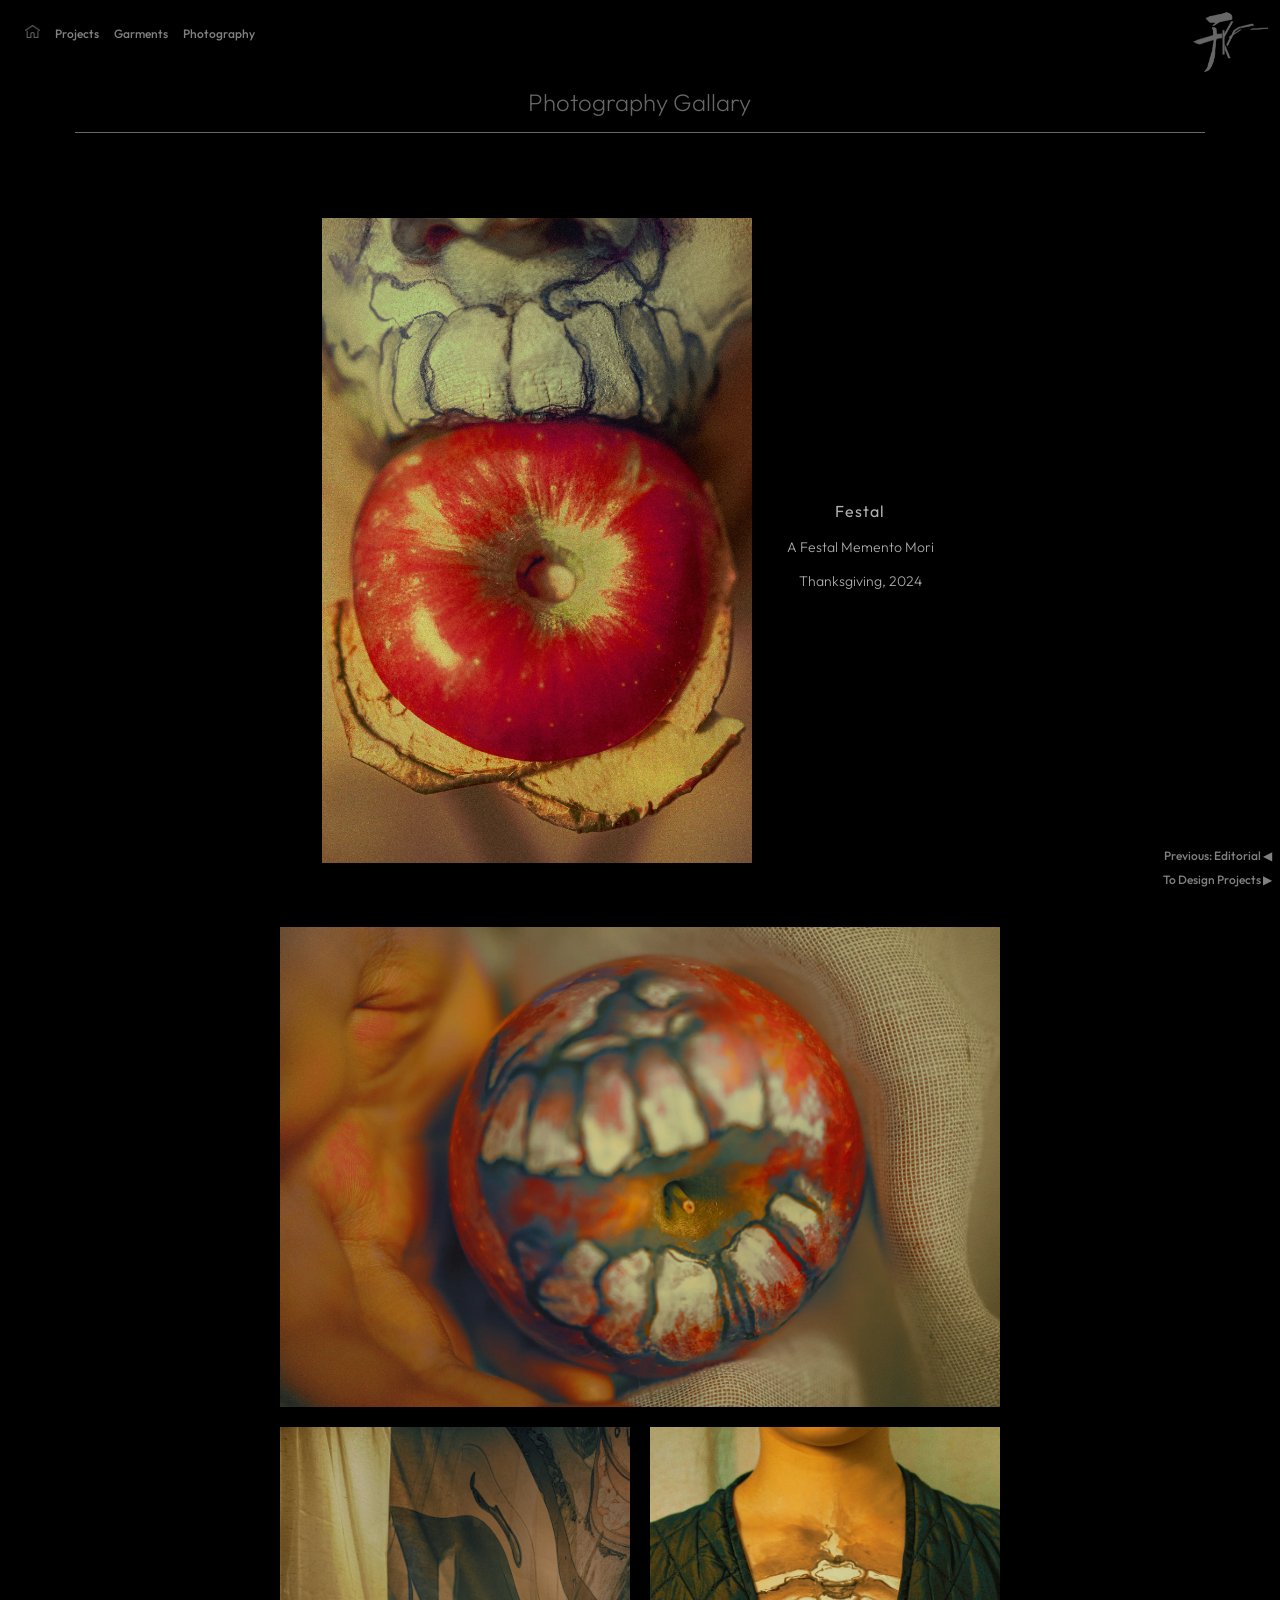
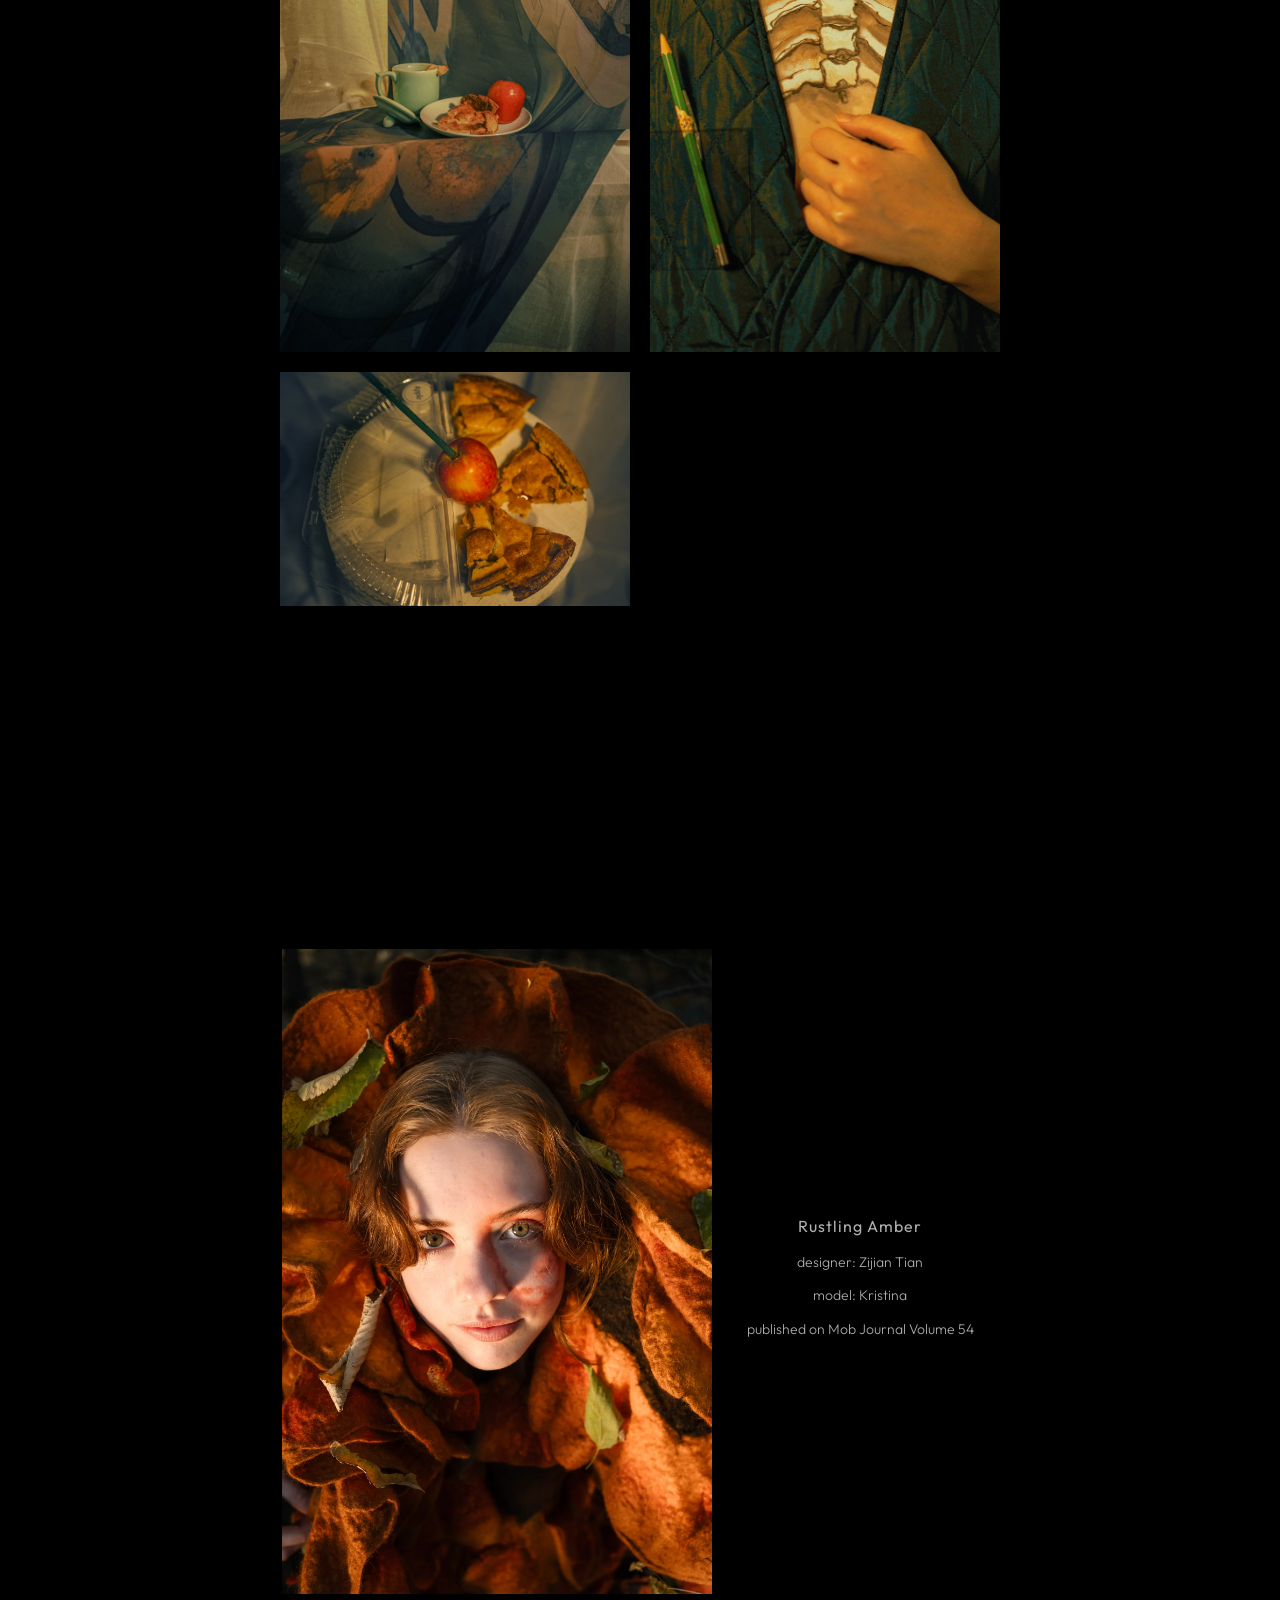
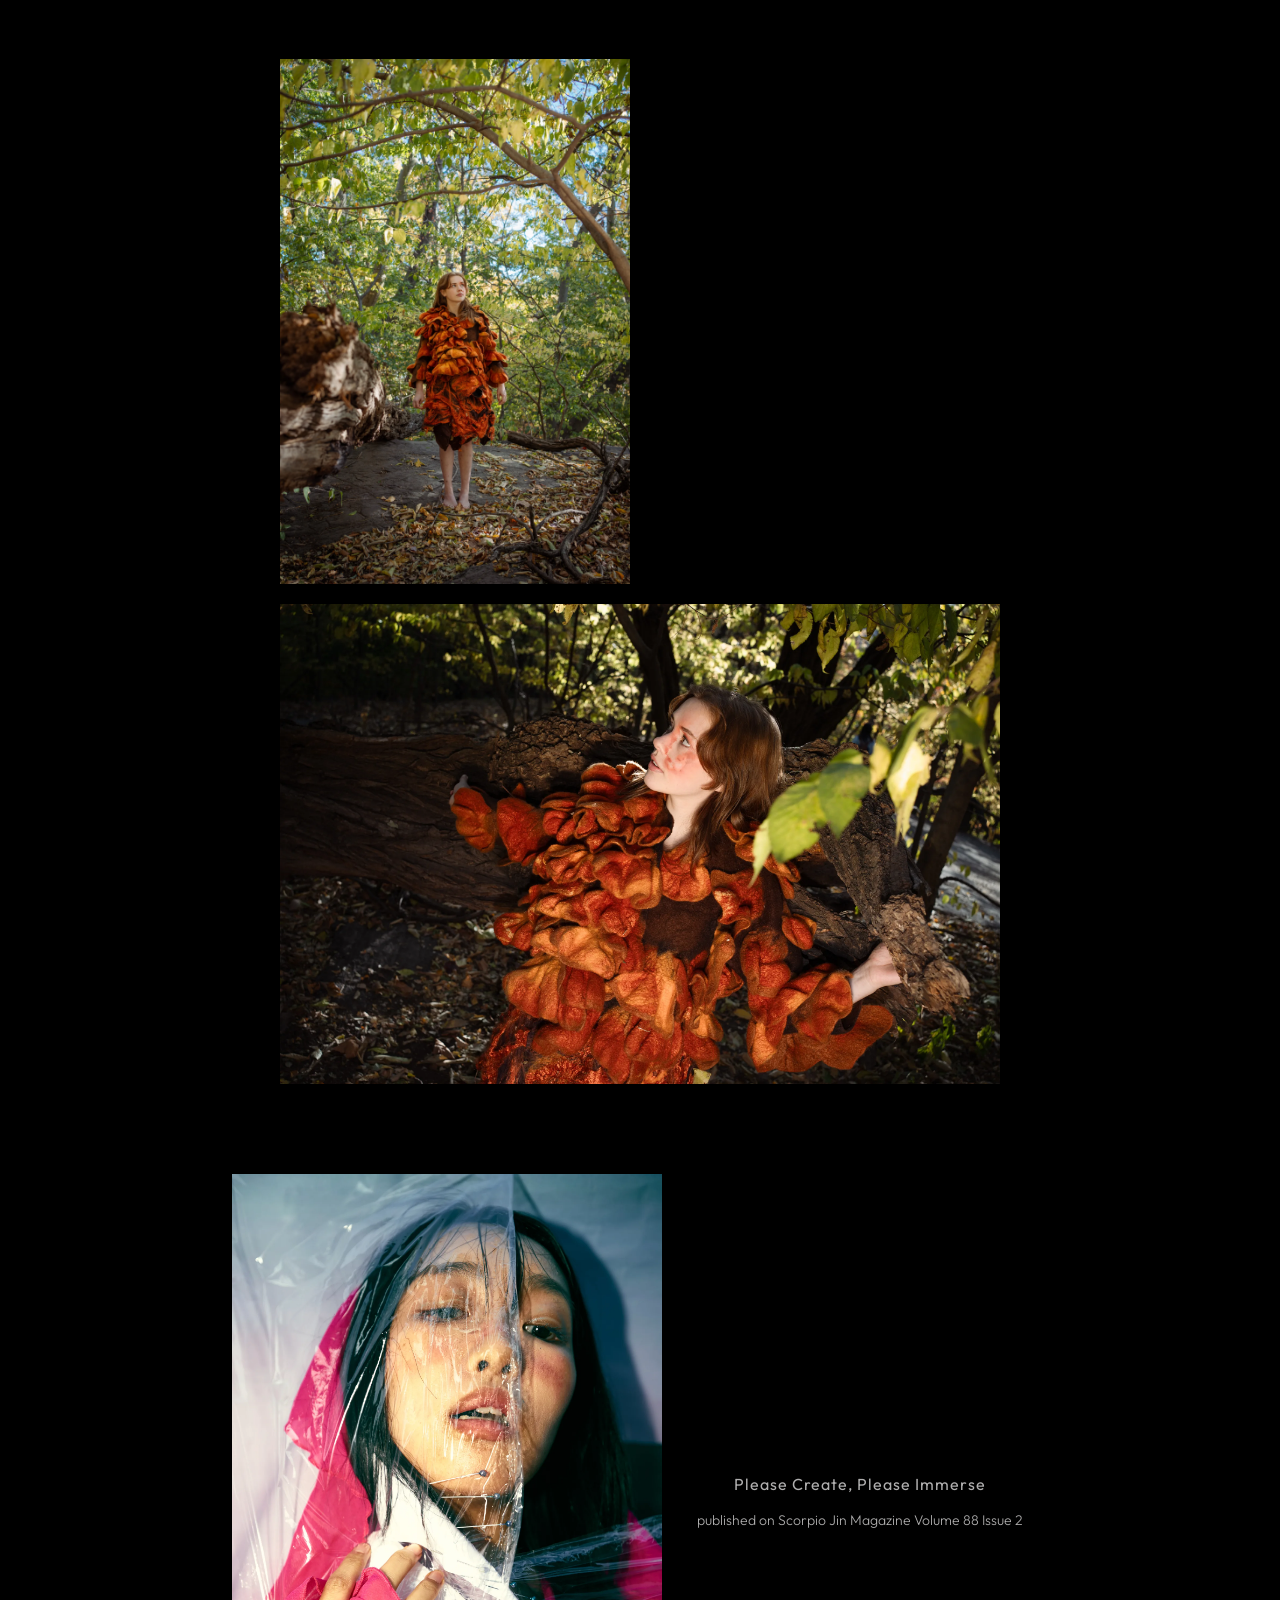
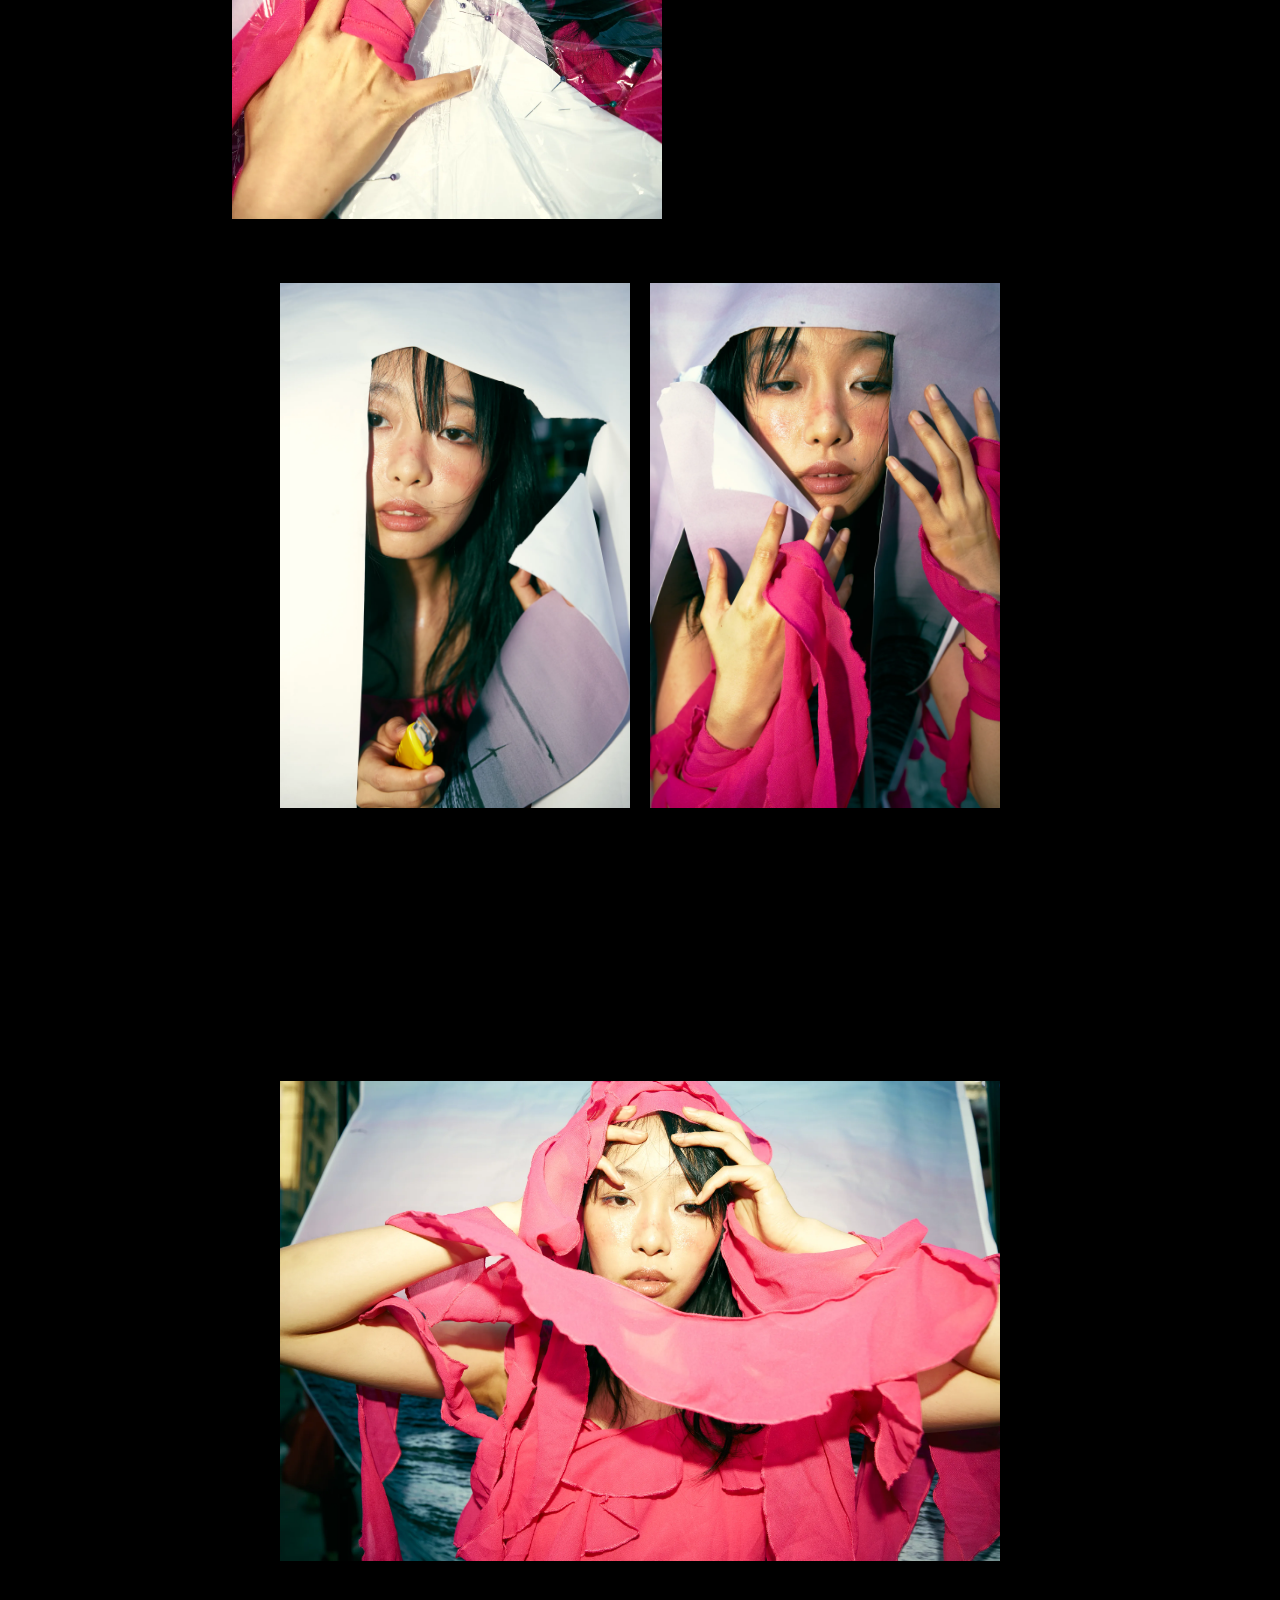
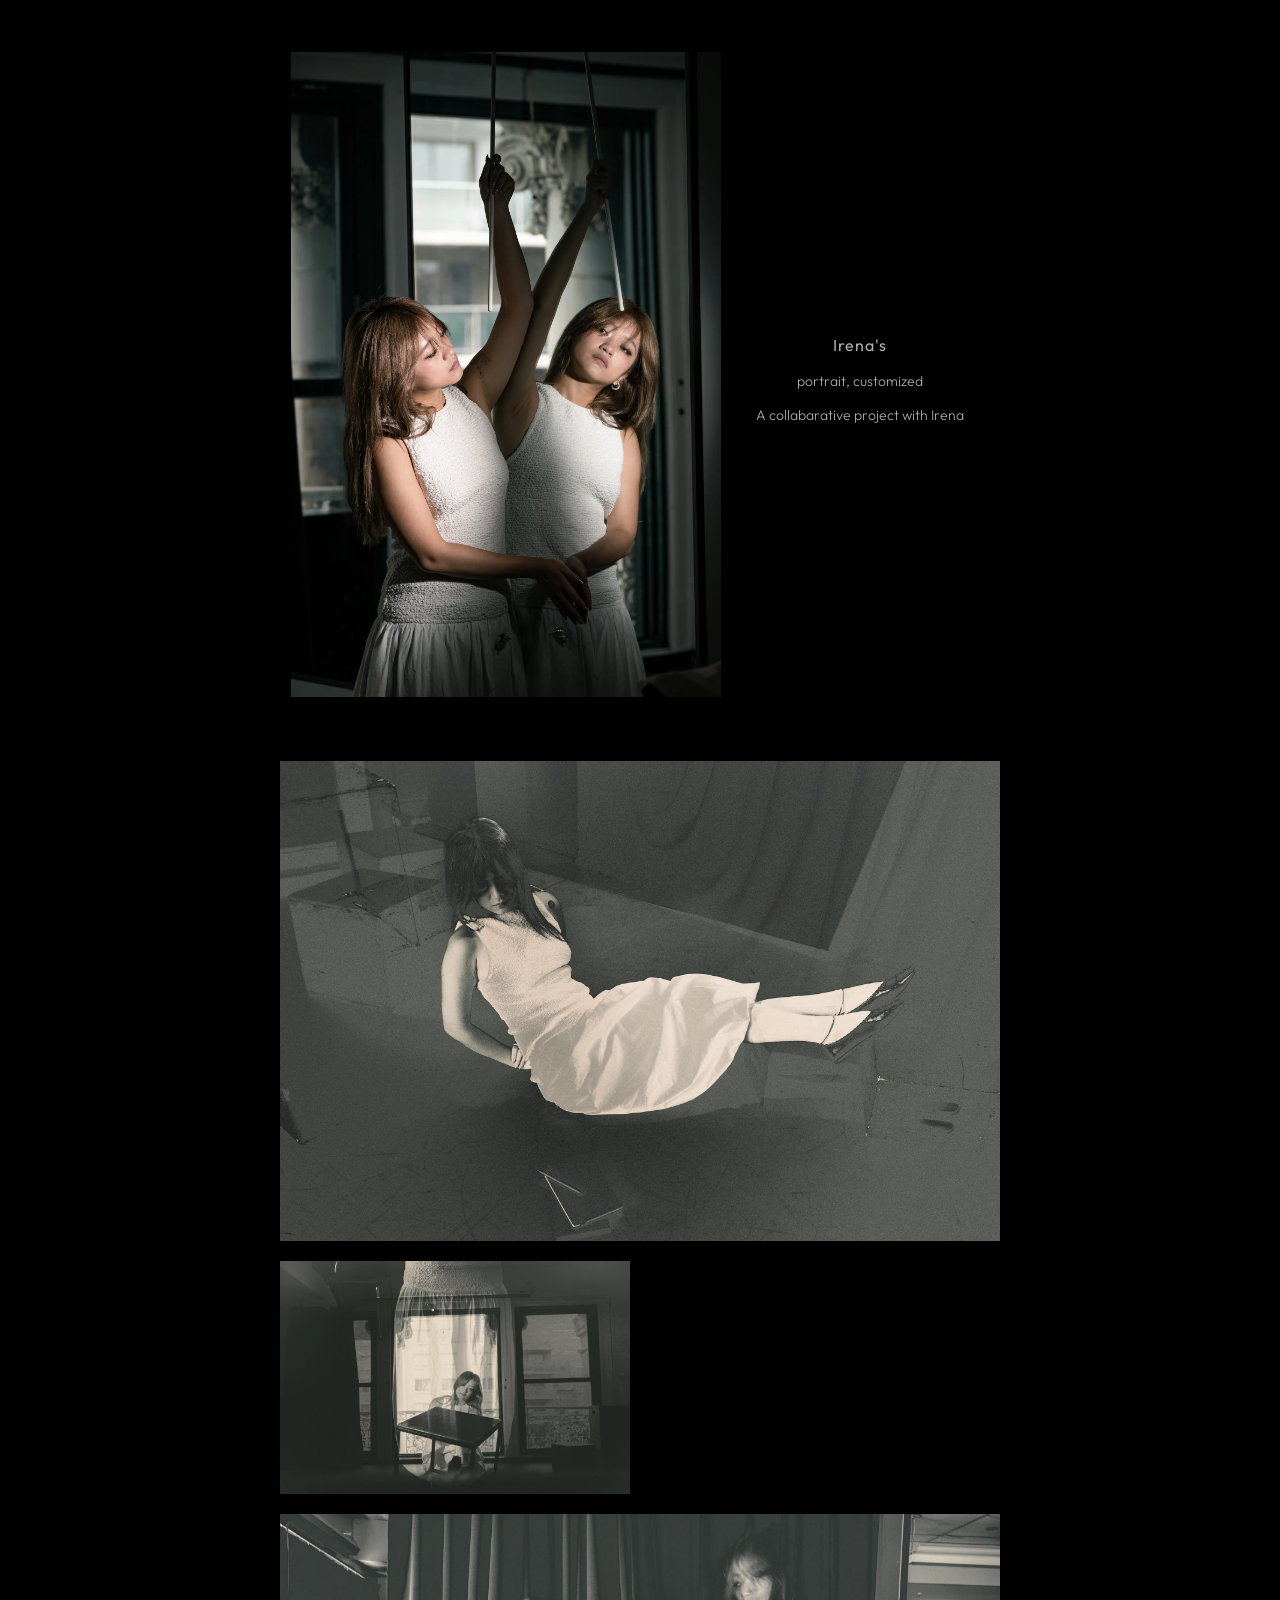
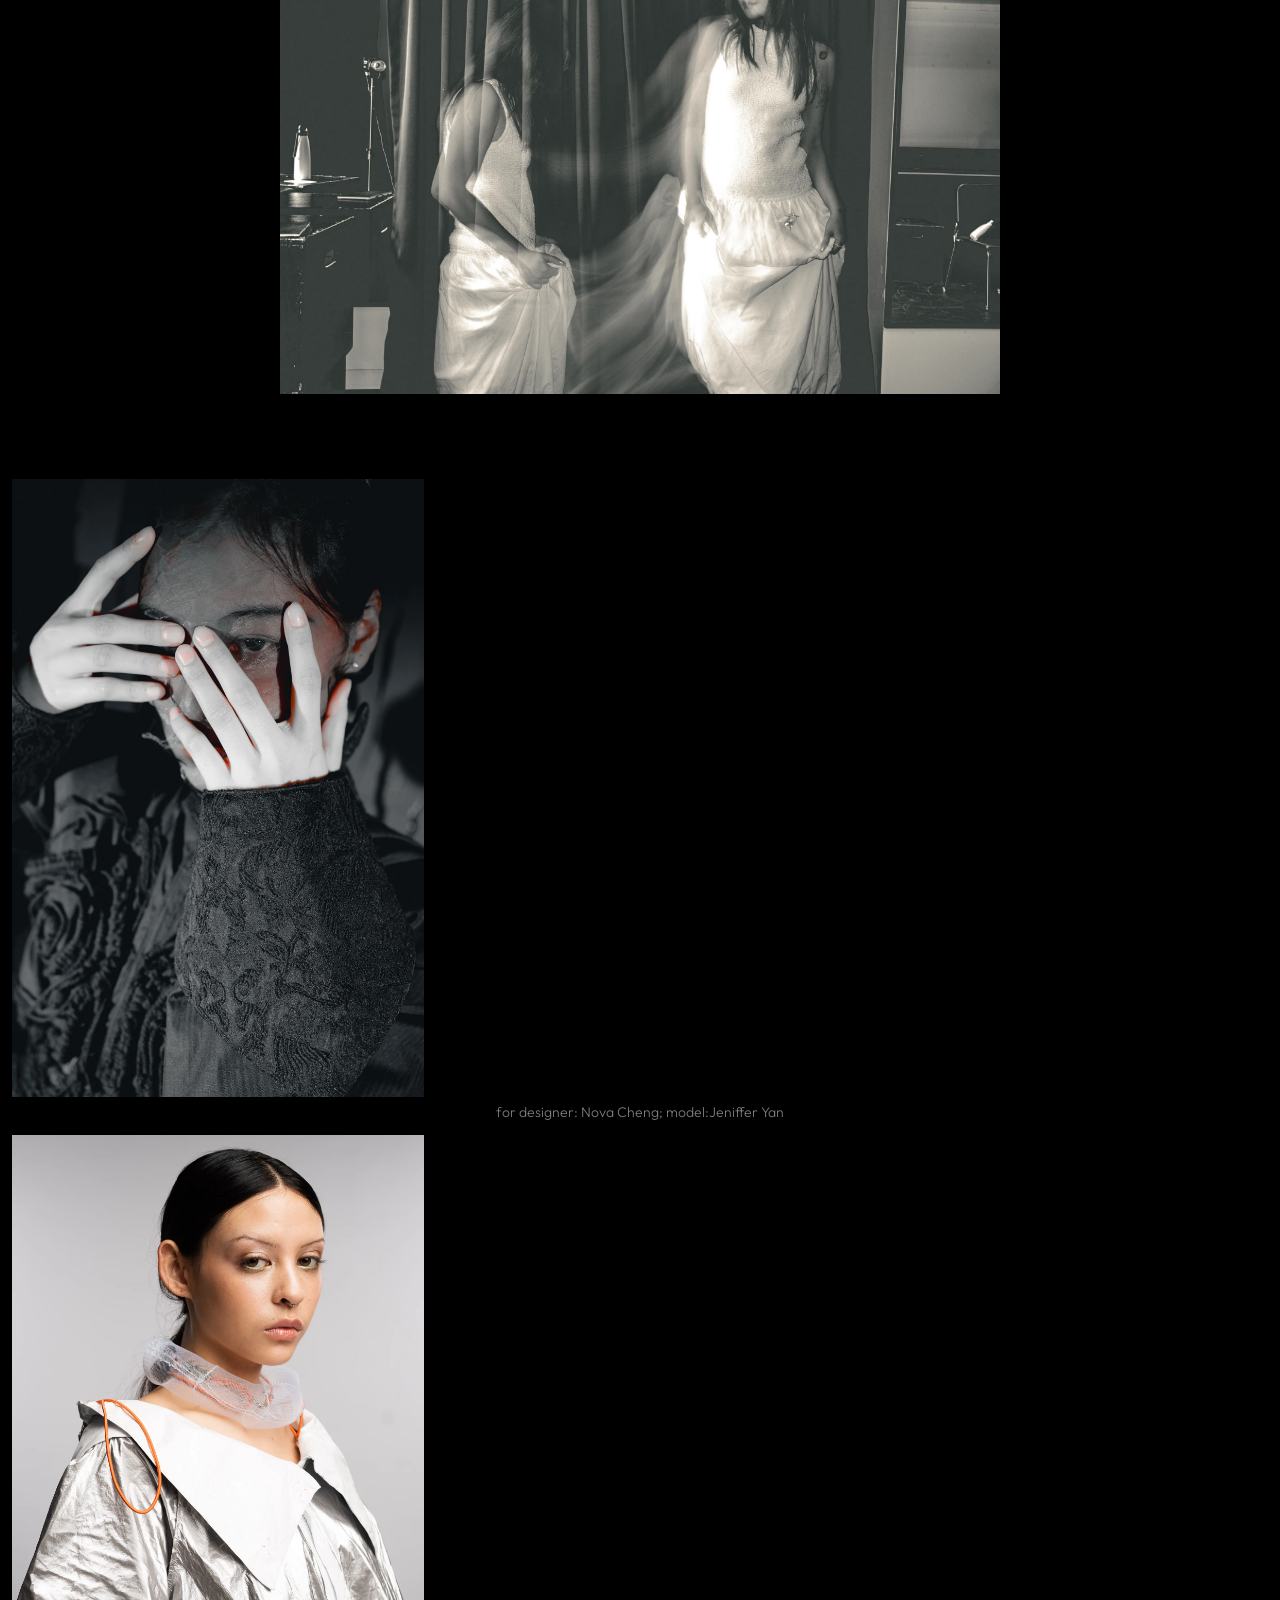
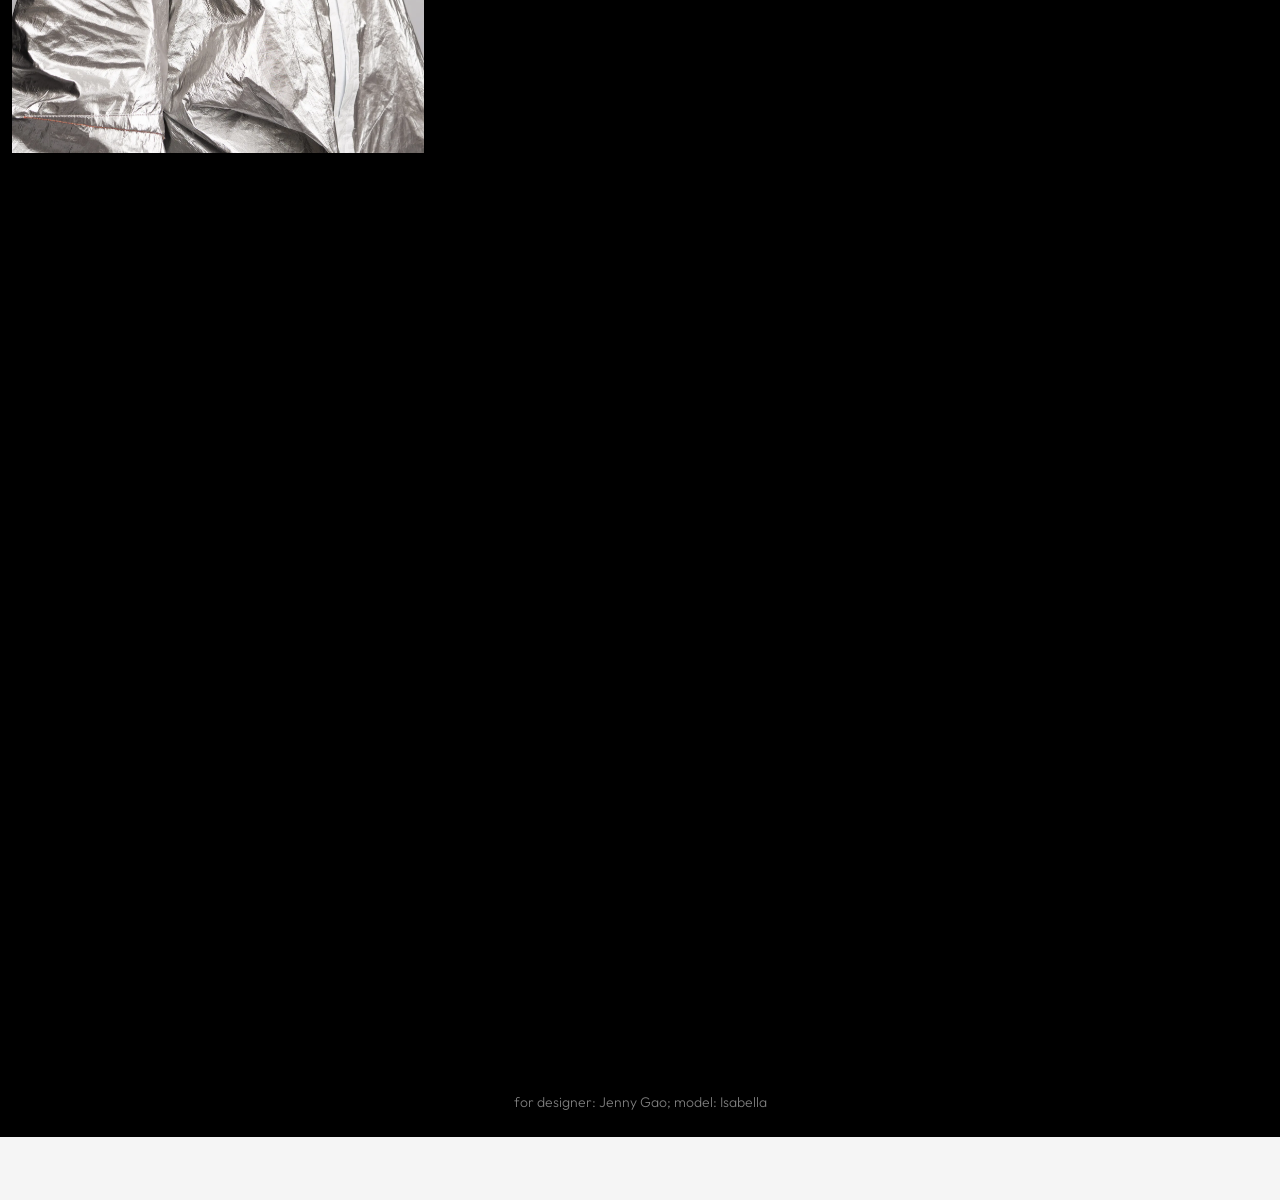
<file: photo-gallary.html>
<!doctype html>
<head>
  <meta charset="utf-8" />
  <meta name="viewport" content="width=device-width, initial-scale=1.0" />
  <title>Kai's Photography Gallary</title>
  <link rel="stylesheet" type="text/css" href="styles.css" />
  <link rel="preconnect" href="https://fonts.googleapis.com" />
  <link rel="preconnect" href="https://fonts.gstatic.com" crossorigin />
  <link
    href="https://fonts.googleapis.com/css2?family=Outfit:wght@100..900&display=swap"
    rel="stylesheet"
  />
  <script src="script.js?v=20260821-3"></script>

</head>

<body class="font-outfit-normal" style="background-color:  #f5f5f5;">
    
    <div id="navbar-component"></div>
    <div id="logo-component"></div>


<div class="container-photo"; style="background-color: black; align-items: center;">
<div class="starter">
  <h2>Photography Gallary</h2>
</div>

<div class="gallary">
  <div class="gallary-cover">
   <img loading="eager" decoding="async" fetchpriority="high" src="images/photography-web/DSC03872.webp">
  </div>
  <div class="gallary-text">
    <h3>Festal</h3>
    <p>A Festal Memento Mori</p>
    <p>Thanksgiving, 2024</p>
  </div>
 </div>
 <div class="gallary-justify">
  <img loading="lazy" decoding="async" style="max-width:720px" src="images/photography-web/DSC03854.webp">
  <img loading="lazy" decoding="async" src="images/photography-web/DSC03801.webp">
  <img loading="lazy" decoding="async" src="images/photography-web/DSC03887.webp">
  <img loading="lazy" decoding="async" src="images/photography-web/DSC03841.webp">
  <img loading="lazy" decoding="async" src="images/photography-web/DSC03859.webp">
  <img loading="lazy" decoding="async" src="images/photography-web/DSC03951.webp">
  <img loading="lazy" decoding="async" src="images/photography-web/DSC03902.webp">
 </div>

 <div class="gallary">
  <div class="gallary-cover">
   <img loading="lazy" decoding="async" src="images/photography-web/Project_20241028_0011.webp">
  </div>
  <div class="gallary-text">
    <h3>Rustling Amber</h3>
    <p>designer: Zijian Tian</p>
    <p>model: Kristina</p>
    <p>published on Mob Journal Volume 54</p>
  </div>
 </div>
 <div class="gallary-justify">
  <img loading="lazy" decoding="async" src="images/photography-web/Project_20241028_0001.webp">
  <img loading="lazy" decoding="async" src="images/photography-web/Project_20241028_0012.webp">
  <img loading="lazy" decoding="async" style="max-width:720px" src="images/photography-web/Project_20241028_0003.webp" >
 </div>

 <div class="gallary">
  <div class="gallary-cover">
   <img loading="lazy" decoding="async" src="images/photography-web/IMG_0100.webp">
  </div>
  <div class="gallary-text">
    <h3>Please Create, Please Immerse</h3>
    <p>published on Scorpio Jin Magazine Volume 88 Issue 2</p>
  </div>
 </div>
 <div class="gallary-justify">
  <img loading="lazy" decoding="async" src="images/photography-web/IMG_0029.webp">
  <img loading="lazy" decoding="async" src="images/photography-web/IMG_0044.webp">
  <img loading="lazy" decoding="async" src="images/photography-web/IMG_0054.webp">
  <img loading="lazy" decoding="async" src="images/photography-web/IMG_0077.webp">
  <img loading="lazy" decoding="async" style="max-width:720px" src="images/photography-web/IMG_0021.webp" >
 </div>

 <div class="gallary">
  <div class="gallary-cover">
   <img loading="lazy" decoding="async" src="images/photography-web/Project_20240929_0007.webp">
  </div>
  <div class="gallary-text">
    <h3>Irena's</h3>
    <p>portrait, customized</p>
    <p> A collabarative project with Irena</p>
  </div>
 </div>
 <div class="gallary-justify">
  <img loading="lazy" decoding="async" style="max-width:720px" src="images/photography-web/Project_20240929_0004.webp" >
  <img loading="lazy" decoding="async" src="images/photography-web/Irena-01.webp">
  <img loading="lazy" decoding="async" src="images/photography-web/Project_20240929_0003.webp">
  <img loading="lazy" decoding="async" style="max-width:720px" src="images/photography-web/Project_20240929_0010.webp" >
 </div>


 <div class="grid-3" style="margin-top:75px;">
       <div><img loading="lazy" decoding="async" src="images/photography-web/DSC05512.webp"></div>
      <div><img loading="lazy" decoding="async" src="images/photography-web/DSC05522.webp"></div>
      <div><img loading="lazy" decoding="async" src="images/photography-web/DSC05543.webp"></div>
</div>
<p style="color: gray; text-align: center; ">for designer: Nova Cheng; model:Jeniffer Yan</p>
<div class="grid-3">
       <div><img loading="lazy" decoding="async" src="images/photography-web/DSC09419.webp"></div>
      <div><img loading="lazy" decoding="async" src="images/photography-web/DSC09461.webp"></div>
      <div><img loading="lazy" decoding="async" src="images/photography-web/DSC09519.webp"></div>
</div>
  <div class="grid-2">
    <div class="column" >
     <img loading="lazy" decoding="async" src="images/photography-web/DSC09435.webp">
    </div>
    <div class="column">
     <img loading="lazy" decoding="async" src="images/photography-web/DSC09351.webp">
    </div>
 </div>
<p style="color: gray; text-align: center; ">for designer: Jenny Gao; model: Isabella</p>


</div>

<div class="notebar">
  <div class="footnote">
   <a href="page05-editorial.html">Previous: Editorial ◀</a>
  </div>
  <div class="footnote"><a href="page01-project-clothes-is-clothes.html">To Design Projects ▶</a>
  </div>
</div>

</body>

</html>
</file>
<file: styles.css>
* {
  margin: 0;
  padding: 0;
  box-sizing: border-box;
}
.font-outfit-normal {
  font-family: "Outfit", sans-serif;
  font-optical-sizing: auto;
  font-size: 14;
  font-weight: 270;
  font-style: normal;
}

.font-outfit-light {
  font-family: "Outfit", sans-serif;
  font-optical-sizing: auto;
  font-weight: 200;
  font-style: normal;
  font-style: italic;
}

/* LOGO */
.logo {
  position: fixed;
  top: 12px;
  right: 12px;
  color: white;
  z-index: 999;
  width: 75px;
}
.logo-link {
  display: block;
}
.logo img {
  width: 100%;
}
/* Dropdown */

.logo-dropdown {
  position: absolute;
  top: 100%;
  left: 0;
  transform: translateY(-100px);
  text-align: end;
  width: 75px;

  overflow: hidden;
  pointer-events: none;
  opacity: 0;
  transition:
    opacity 0.25s ease,
    transform 0.25s ease,
    visibility 0.25s;
}
.logo-dropdown-inner {
  overflow: hidden;
}
.logo-dropdown a {
  display: block;

  padding: 6px 2px;

  color: grey;
  text-decoration: none;
  transition: background 0.2s ease;
}

.logo-dropdown a:hover {
  text-decoration: underline;
}
.logo:hover .logo-dropdown,
.logo:focus-within .logo-dropdown {
  display: block;
  opacity: 1;
  visibility: visible;
  pointer-events: auto;
  transform: translateY(0);
}
/* HERO SECTION */
.hero {
  top: 0;
  left: 0;
  width: 100%;
  height: 130vh;
  background-color: rgb(207, 207, 207);
  z-index: 1;
}
ul {
  list-style: none;
}
li {
  list-style: none;
}
/* SIDE PANEL */
.side-panel {
  display: flex;
  position: fixed;
  top: 0;
  right: -500px;
  width: 500px;
  height: 100vh;
  background: rgba(255, 255, 255, 0.5);
  color: black;
  padding: 90px 40px 10px 70px;
  transition:
    right 0.5s ease,
    width 0.5s ease;
  z-index: 3;
}

/* Appear after hero */
.hero.scrollable {
  position: relative;
}
.side-panel.active {
  right: 0;
}
.side-panel.narrow {
  right: 0;
  width: 100px;
}
/*
.side-panel.narrow.panel-content {
  opacity: 0;
  pointer-events: none;
}
*/
/* PANEL CONTENT */
.bio {
  transition: opacity 0.3s ease;
  display: block;
}
.bio.collapse {
  display: none;
}

.container {
  width: 100%;
  display: flex;
  flex-direction: column;
  padding: 12px;
  gap: 10px;
}
.container-photo {
  width: 100%;
  display: flex;
  flex-direction: column;
  padding: 12px;
}
.content-column {
  display: flex;
  width: calc(100% - 500px);
  min-width: 400px;
  overflow: auto;
  flex: 1;
  flex-direction: column;
  gap: 6px;
  padding-left: 5px;
  padding-right: 5px;
}
.content-column img {
  width: auto;
  height: auto;
  flex-shrink: 0;
  display: block;
}

nav {
  width: 270px;
  padding: 15px;
  z-index: 9999;
  top: 0px;
  position: fixed;
}
.nav-content {
  padding-top: 10px;
  padding-left: 10px;
  display: flex;
  justify-content: space-between;
  align-items: center;
}
a {
  text-decoration: none;
  color: grey;
  font-size: 12px;
  font-weight: 500;
}
.hamburger {
  position: fixed;
  left: 20px;
  top: 10px;
  width: 40px;
  height: 40px;
  background: none;
  border: none;
  pointer-events: stroke;
  color: grey;
  font-weight: 600;
  z-index: 9999;
  font-size: 35px;
  display: none;
}
@media (max-width: 768px) {
  nav {
    position: fixed;
    left: 0;

    width: calc(100vw - 50px);
    height: 70px;
    padding: 0 15px;

    background: transparent;
    z-index: 9999;
  }

  .hamburger {
    display: block;

    position: absolute;
    top: 10px;
    left: 20px;

    width: 40px;
    height: 40px;
    padding: 0;

    background: transparent;
    border: none;
    color: grey;

    font-size: 35px;
    line-height: 1;
    cursor: pointer;
    pointer-events: auto;
  }

  .nav-content {
    position: absolute;
    top: 20px;
    left: 60px;
    right: 170px;

    width: calc(100vw - 230px);
    height: auto;
    padding: 10px;

    display: flex;
    flex-direction: row;
    justify-content: space-between;
    align-items: center;

    opacity: 0;
    visibility: hidden;
    pointer-events: none;

    transition:
      opacity 0.25s ease,
      visibility 0.25s ease;
  }

  nav:hover .nav-content,
  nav:focus-within .nav-content {
    opacity: 1;
    visibility: visible;
    pointer-events: auto;
  }

  nav a {
    display: block;
    margin: 0;
    white-space: nowrap;
  }
}

@media (max-width: 460px) {
  .nav-content {
    display: grid;
    grid-template-columns: repeat(2, 1fr);
    gap: 6px 2px;
    height: auto;
    align-items: center;
    right: 80px;
    width: calc(100% - 140px);
  }
}

.menu a img {
  width: 24px; /* adjust size */
  height: 24px;
  display: block;
}

p {
  font-size: 14px;
  line-height: 1.7;
  padding-bottom: 10px;
}

h2 {
  font-weight: 300;
  font-size: 24px;
  color: rgba(103, 103, 103);
  align-self: center;
  margin: 15px;
}
h3 {
  font-size: 16px;
  font-weight: 400;
  color: rgb(176, 175, 175);
}

.icon-bar {
  display: flex;
  justify-content: end;
  gap: 10px;
  padding-top: 5px;
}

/* project pages */

.sidebar {
  display: flex;
  flex-direction: column;
  position: fixed;
  height: 100vh;
  left: 0;
  top: 0;
  width: 270px;
  background-color: white;
  color: rgba(103, 103, 103);
  padding: 30px 30px 20px 25px;
}
.note {
  margin-top: auto;
  align-self: flex-end;
  text-align: right;
  padding-top: 20px;
}
.note-text {
  align-self: flex-end;
  font-size: 14px;
  line-height: 1.2;
  text-align: right;
}

.project {
  display: block;
  align-self: flex-end;
  margin-left: 270px; /* same as sidebar width */
  width: calc(100% - 270px);
  background-color: #f5f5f5;
}
.webpage {
  display: flex;
  flex-direction: row;
}

.footnote {
  width: 100%;
  z-index: 9998;
  font-size: 16px;
  cursor: pointer;
  color: #333;
  margin: 2px;
  background-color: aeaeae;
  text-align: right;
}

.notebar {
  display: flex;
  flex-direction: column;
  position: sticky;
  bottom: 10px;
  right: 20px;
  z-index: 1000;
  margin-top: 15px;
  margin-right: 10px;
}
@media (max-width: 768px) {
  .webpage {
    flex-direction: column;
  }

  .sidebar {
    width: 100%;
    height: auto;
    position: relative;
  }
  .project {
    width: 100%;
    margin-left: 0px;
  }
}

.open-page {
  margin-bottom: 20px;
  background: white;
}

a {
  text-decoration: none;
  color: grey;
  font-size: 12px;
  font-weight: 500;
}

img {
  max-width: 100%;
}

.row {
  width: 100%;
  display: flex;
  gap: 6px;
  justify-content: center;
}
.grid-3 {
  width: 100%;
  display: grid;
  grid-template-columns: repeat(3, 1fr);
  gap: 10px;
  margin: 0px 20px 0px 20px;
}
.grid-2 {
  width: 100%;
  display: grid;
  grid-template-columns: repeat(2, 1fr);
  gap: 10px;
  margin: 0px 20px 0px 20px;
}
@media (max-width: 768px) {
  .grid-3 {
    gap: 4px;
  }
  .grid-2 {
    gap: 4px;
  }
}
.column {
  width: 100%;
  display: flex;
  gap: 6px;
  flex-direction: column;
}

summary {
  font-size: 16px;
  cursor: pointer;
  color: #333;
  margin: 2px;
  padding: 10px;
  border: 2px solid grey;
  background-color: aeaeae;
}

.card {
  position: relative;
  overflow: hidden;
}

.card img {
  width: 100%;
  height: 100%;
  object-fit: cover;
  display: block;
}

/* transparent layer */
.overlay {
  text-align: center;
  position: absolute;
  inset: 0;
  background: rgba(0, 0, 0, 0.45);
  color: white;
  display: flex;
  flex-direction: column;
  justify-content: center;
  align-items: center;
  opacity: 0;
  transition: 0.3s ease;
  padding: 20px;
}

/* show on hover */
.card:hover .overlay {
  opacity: 1;
}

/* optional image zoom effect */
.card img {
  transition: 0.3s ease;
}

.card:hover img {
  transform: scale(1.03);
}

.book-gallery {
  display: flex;
  overflow-x: auto;
  width: 100%;
  height: 50%;
  gap: 10px;
  scroll-snap-type: x mandatory;
  box-sizing: border-box;
}
.book-gallery::-webkit-scrollbar {
  display: block;
}

.page {
  background: white;
  height: 300px;
  flex-shrink: 0;

  position: relative;

  scroll-snap-align: center;

  transition: 0.5s;
}

/* image */
.page img {
  height: 100%;
  width: auto;
  object-fit: cover;
}

button {
  width: 100%;
  font-size: 16px;
  cursor: pointer;
  background-color: #f5f5f5;
  text-align: left;
  margin: 2px;
  padding: 10px;
  border: 2px solid grey;
  background-color: aeaeae;
  font-family: "Outfit", sans-serif;
  font-optical-sizing: auto;
  font-size: 14;
  font-weight: 270;
  font-style: normal;
}
.board {
  position: relative;
  background-color: rgb(191, 191, 191);
  overflow: hidden;
  height: 700px;
  margin: 5%;
}
.board-flex {
  align-items: center;
  display: flex;
  position: absolute;
  width: 100%;
  height: 700px;
  margin: 5px;
}

.gallary {
  display: flex;
  flex-direction: row;
  flex-wrap: wrap;
  margin: 4%;
  padding-top: 30px;
  justify-content: space-around;
}

.gallary-cover {
  max-width: 430px;
  min-width: 200px;
}

.gallary-text {
  display: flex;
  flex-direction: column;
  align-items: center;
  justify-content: center;
  padding-left: 35px;
  margin-top: 20px;
  padding-right: 25px;
}
.gallary p {
  color: rgb(176, 175, 175);
  text-align: center;
}
.gallary h3 {
  letter-spacing: 1px;
  margin-bottom: 15px;
}
.gallary-justify {
  display: flex;
  justify-content: center;
  align-items: center;
  max-width: 1107px;
  flex-direction: row;
  flex-wrap: wrap;
  padding-left: 4%;
  padding-right: 4%;
}
.gallary-justify img {
  width: 100%;
  height: auto;
  flex-shrink: 1;
  max-width: 350px;
  min-width: 200px;
  margin: 10px;
}

@media (max-width: 827px) {
  .gallary-justify img {
    max-width: 750px;
  }
}

/*
.pattern {
  position: absolute;
  padding: 10px;
  margin: 10px;
  height: 70%;
  top: 20%;
  right: 30%;
  box-sizing: border-box;
}
*/
/* SLIDE
.book-gallery {
  position: relative;
  display: flex;
  overflow-x: hidden;
  width: 100%;
  height: 400px;
  gap: 10px;
  padding: 10px;
  /*
  scroll-snap-type: x mandatory;
  box-sizing: border-box;
}
.book-gallery::-webkit-scrollbar {
  display: none;
  
}

.page {
  background: white;
  height: 300px;
  flex-shrink: 0;

  position: absolute;

  scroll-snap-align: center;
  opacity: 0;
  transition: 0.5s;
}
.page img {
  height: 100%;
  width: auto;
  object-fit: cover;
}
.page.active {
  opacity: 1;
}

.prev,
.next {
  position: absolute;
  top: 50%;
  transform: translateY(-50%);

  background: rgba(0, 0, 0, 0.5);
  color: white;
  border: none;

  padding: 10px 15px;
  cursor: pointer;
}

.prev {
  left: 10px;
}

.next {
  right: 10px;
}
*/
model-viewer {
  width: 100%;
  height: 100vh;
  --poster-color: transparent;
  --background-color: transparent;
  background-size: cover;
  background-image: url("../project-eman/digital-assets/pattern-layout.png");
  background-size: contain;
  background-position: center center;
  background-repeat: no-repeat;
}

#reset-btn {
  position: absolute;
  bottom: 20px;
  right: 20px;
  padding: 10px 15px;
  background: white;
  border: 1px solid #ccc;
  border-radius: 4px;
  cursor: pointer;
  z-index: 10;
}

.starter {
  display: flex;
  width: 90%;
  align-items: center;
  justify-content: center;
  margin: 60px 20px 5px 20px;
  border-bottom: 1px solid rgba(103, 103, 103);
}

.starter h2 {
  font-weight: 240;
}
</file>
